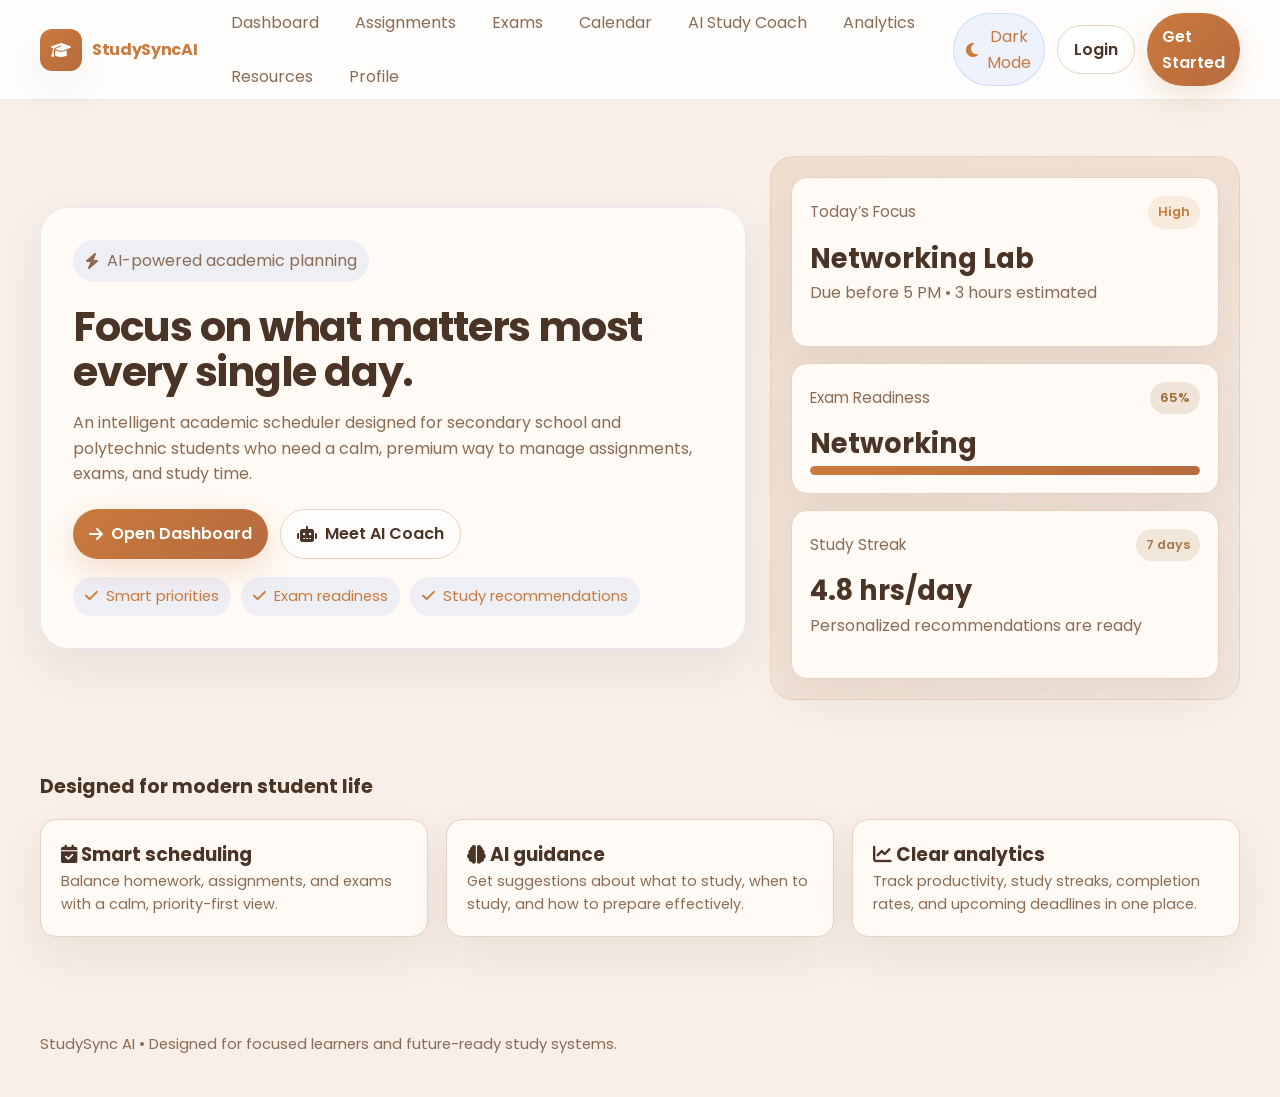
<file: index.html>
<!DOCTYPE html>
<html lang="en">
  <head>
    <meta charset="UTF-8" />
    <meta name="viewport" content="width=device-width, initial-scale=1.0" />
    <title>StudySyncAI | Academic Productivity</title>
    <meta name="description" content="StudySyncAI is a premium academic productivity experience for students." />
    <link rel="preconnect" href="https://fonts.googleapis.com" />
    <link rel="preconnect" href="https://fonts.gstatic.com" crossorigin />
    <link href="https://fonts.googleapis.com/css2?family=Poppins:wght@400;500;600;700;800&display=swap" rel="stylesheet" />
    <link rel="stylesheet" href="https://cdnjs.cloudflare.com/ajax/libs/font-awesome/6.5.2/css/all.min.css" />
    <link rel="stylesheet" href="css/style.css" />
  </head>
  <body>
    <header class="topbar">
      <div class="container navbar">
        <a class="brand" href="index.html">
          <span class="brand-badge"><i class="fa-solid fa-graduation-cap"></i></span>
          <span>StudySyncAI</span>
        </a>
        <nav class="nav-links">
          <a href="dashboard.html">Dashboard</a>
          <a href="assignments.html">Assignments</a>
          <a href="exams.html">Exams</a>
          <a href="calendar.html">Calendar</a>
          <a href="assistant.html">AI Study Coach</a>
          <a href="analytics.html">Analytics</a>
          <a href="resources.html">Resources</a>
          <a href="profile.html">Profile</a>
        </nav>
        <div class="nav-actions">
          <button class="theme-toggle ripple" id="themeToggle" type="button"><i class="fa-solid fa-moon"></i> Dark Mode</button>
          <a class="btn btn-outline" href="dashboard.html">Login</a>
          <a class="btn btn-primary ripple" href="dashboard.html">Get Started</a>
        </div>
      </div>
    </header>

    <main>
      <section class="hero container">
        <div class="hero-grid">
          <div class="hero-card fade-in">
            <p class="badge"><i class="fa-solid fa-bolt"></i> AI-powered academic planning</p>
            <h1>Focus on what matters most every single day.</h1>
            <p>An intelligent academic scheduler designed for secondary school and polytechnic students who need a calm, premium way to manage assignments, exams, and study time.</p>
            <div class="hero-actions">
              <a class="btn btn-primary ripple" href="dashboard.html"><i class="fa-solid fa-arrow-right"></i> Open Dashboard</a>
              <a class="btn btn-outline ripple" href="assistant.html"><i class="fa-solid fa-robot"></i> Meet AI Coach</a>
            </div>
            <div class="hero-badges">
              <span class="badge"><i class="fa-solid fa-check"></i> Smart priorities</span>
              <span class="badge"><i class="fa-solid fa-check"></i> Exam readiness</span>
              <span class="badge"><i class="fa-solid fa-check"></i> Study recommendations</span>
            </div>
          </div>
          <div class="hero-visual fade-in">
            <div class="visual-panel">
              <div class="metric-card card-lift">
                <div class="metric-top"><span>Today’s Focus</span><span class="tag tag-blue">High</span></div>
                <div class="metric-value">Networking Lab</div>
                <p class="task-meta">Due before 5 PM • 3 hours estimated</p>
              </div>
              <div class="metric-card card-lift">
                <div class="metric-top"><span>Exam Readiness</span><span class="tag tag-green">65%</span></div>
                <div class="metric-value">Networking</div>
                <div class="progress-track"><div class="progress-fill" data-progress="65"></div></div>
              </div>
              <div class="metric-card card-lift">
                <div class="metric-top"><span>Study Streak</span><span class="tag tag-orange">7 days</span></div>
                <div class="metric-value">4.8 hrs/day</div>
                <p class="task-meta">Personalized recommendations are ready</p>
              </div>
            </div>
          </div>
        </div>
      </section>

      <section class="container page-shell">
        <div class="section-heading">
          <h2>Designed for modern student life</h2>
        </div>
        <div class="grid-3">
          <article class="card panel card-lift">
            <h3><i class="fa-solid fa-calendar-check"></i> Smart scheduling</h3>
            <p class="task-meta">Balance homework, assignments, and exams with a calm, priority-first view.</p>
          </article>
          <article class="card panel card-lift">
            <h3><i class="fa-solid fa-brain"></i> AI guidance</h3>
            <p class="task-meta">Get suggestions about what to study, when to study, and how to prepare effectively.</p>
          </article>
          <article class="card panel card-lift">
            <h3><i class="fa-solid fa-chart-line"></i> Clear analytics</h3>
            <p class="task-meta">Track productivity, study streaks, completion rates, and upcoming deadlines in one place.</p>
          </article>
        </div>
      </section>
    </main>

    <footer class="footer container">
      <p>StudySync AI • Designed for focused learners and future-ready study systems.</p>
    </footer>

    <script src="js/main.js"></script>
  </body>
</html>
</file>
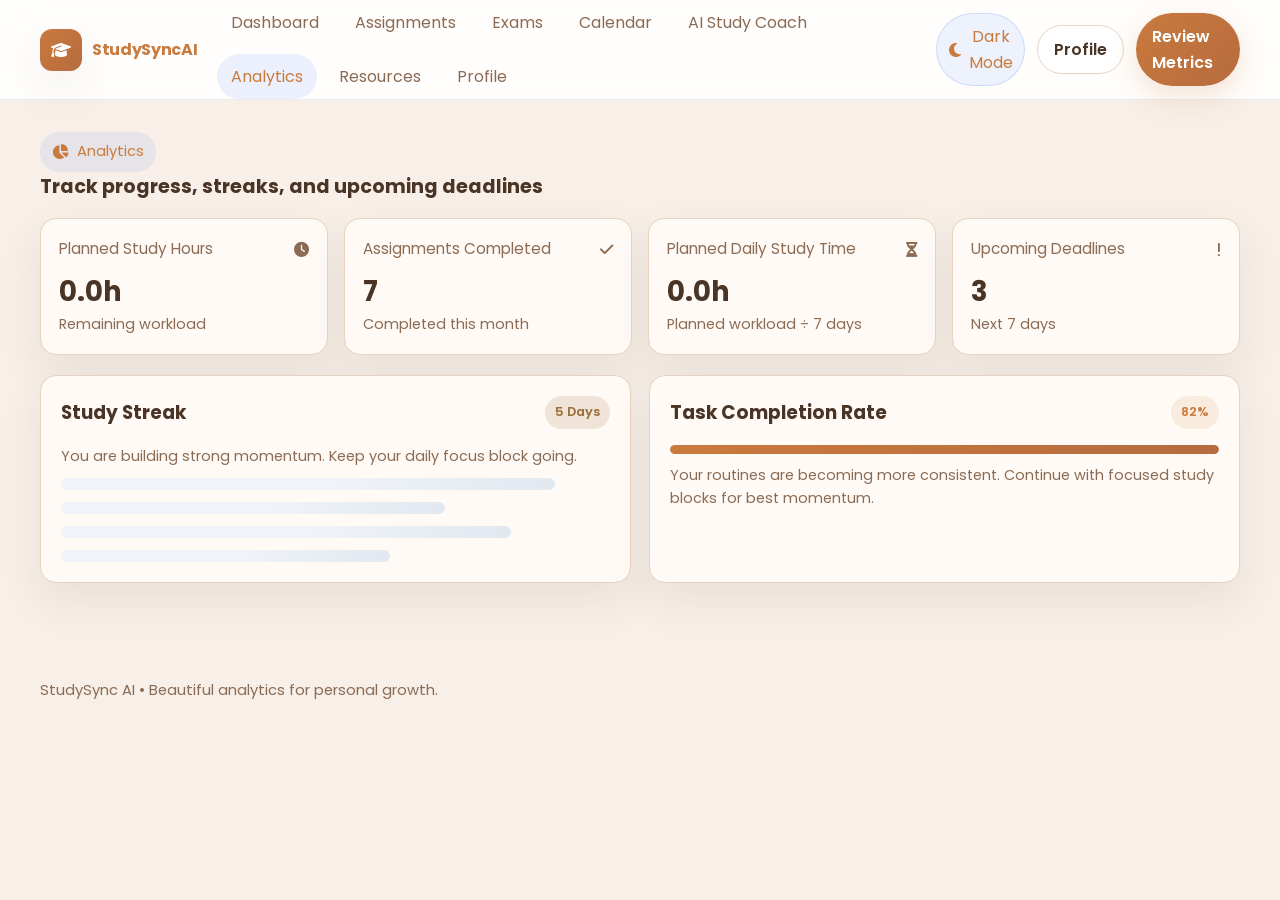
<file: analytics.html>
<!DOCTYPE html>
<html lang="en">
  <head>
    <meta charset="UTF-8" />
    <meta name="viewport" content="width=device-width, initial-scale=1.0" />
    <title>StudySyncAI | Analytics</title>
    <link rel="preconnect" href="https://fonts.googleapis.com" />
    <link rel="preconnect" href="https://fonts.gstatic.com" crossorigin />
    <link href="https://fonts.googleapis.com/css2?family=Poppins:wght@400;500;600;700;800&display=swap" rel="stylesheet" />
    <link rel="stylesheet" href="https://cdnjs.cloudflare.com/ajax/libs/font-awesome/6.5.2/css/all.min.css" />
    <link rel="stylesheet" href="css/style.css" />
  </head>
  <body>
    <header class="topbar">
      <div class="container navbar">
        <a class="brand" href="index.html">
          <span class="brand-badge"><i class="fa-solid fa-graduation-cap"></i></span>
          <span>StudySyncAI</span>
        </a>
        <nav class="nav-links">
          <a href="dashboard.html">Dashboard</a>
          <a href="assignments.html">Assignments</a>
          <a href="exams.html">Exams</a>
          <a href="calendar.html">Calendar</a>
          <a href="assistant.html">AI Study Coach</a>
          <a class="active" href="analytics.html">Analytics</a>
          <a href="resources.html">Resources</a>
          <a href="profile.html">Profile</a>
        </nav>
        <div class="nav-actions">
          <button class="theme-toggle ripple" id="themeToggle" type="button"><i class="fa-solid fa-moon"></i> Dark Mode</button>
          <a class="btn btn-outline" href="profile.html">Profile</a>
          <a class="btn btn-primary ripple" href="analytics.html">Review Metrics</a>
        </div>
      </div>
    </header>

    <main class="container page-shell">
      <section class="section-heading">
        <div>
          <p class="badge"><i class="fa-solid fa-chart-pie"></i> Analytics</p>
          <h2>Track progress, streaks, and upcoming deadlines</h2>
        </div>
      </section>

      <section class="stats-row">
        <article class="stat-card card-lift">
          <div class="metric-top"><span>Planned Study Hours</span><i class="fa-solid fa-clock"></i></div>
          <div id="studyHoursValue" class="metric-value">0.0h</div>
          <p class="task-meta">Remaining workload</p>
        </article>
        <article class="stat-card card-lift">
          <div class="metric-top"><span>Assignments Completed</span><i class="fa-solid fa-check"></i></div>
          <div id="assignmentsCompletedValue" class="metric-value">7</div>
          <p class="task-meta">Completed this month</p>
        </article>
        <article class="stat-card card-lift">
          <div class="metric-top"><span>Planned Daily Study Time</span><i class="fa-solid fa-hourglass-half"></i></div>
          <div id="averageDailyValue" class="metric-value">0.0h</div>
          <p class="task-meta">Planned workload ÷ 7 days</p>
        </article>
        <article class="stat-card card-lift">
          <div class="metric-top"><span>Upcoming Deadlines</span><i class="fa-solid fa-exclamation"></i></div>
          <div id="upcomingDeadlinesValue" class="metric-value">3</div>
          <p class="task-meta">Next 7 days</p>
        </article>
      </section>

      <section class="grid-2">
        <article class="card panel card-lift">
          <div class="panel-title">
            <h3>Study Streak</h3>
            <span id="streakValue" class="tag tag-green">5 Days</span>
          </div>
          <p id="streakMessage" class="task-meta" style="margin-top:6px;">You are building strong momentum. Keep your daily focus block going.</p>
          <div class="skeleton" style="margin-top:10px;">
            <div style="width:90%"></div>
            <div style="width:70%"></div>
            <div style="width:82%"></div>
            <div style="width:60%"></div>
          </div>
        </article>
        <article class="card panel card-lift">
          <div class="panel-title">
            <h3>Task Completion Rate</h3>
            <span id="completionRateValue" class="tag tag-blue">82%</span>
          </div>
          <div class="progress-track" style="margin:10px 0;"><div id="completionBar" class="progress-fill" data-progress="82"></div></div>
          <p id="completionText" class="task-meta">Your routines are becoming more consistent. Continue with focused study blocks for best momentum.</p>
        </article>
      </section>
    </main>

    <footer class="footer container">
      <p>StudySync AI • Beautiful analytics for personal growth.</p>
    </footer>

    <script src="js/main.js"></script>
  </body>
</html>
</file>
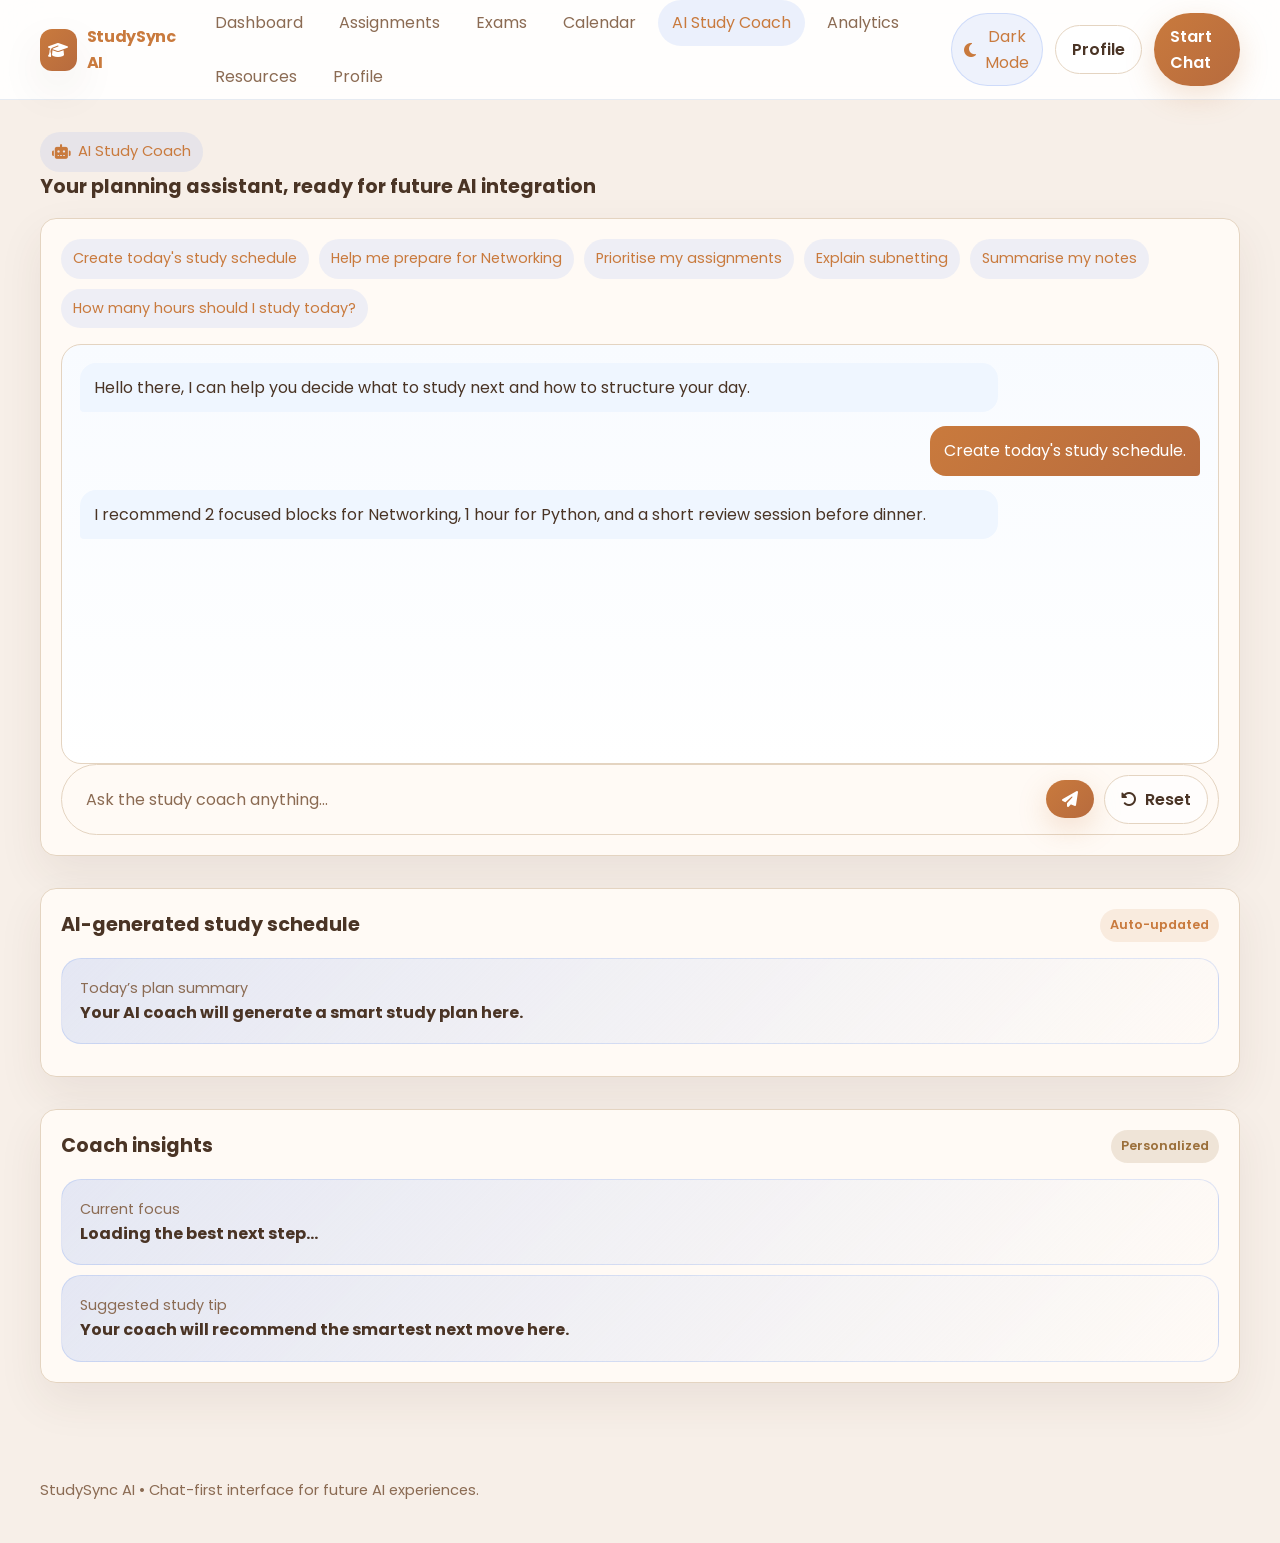
<file: assistant.html>
<!DOCTYPE html>
<html lang="en">
  <head>
    <meta charset="UTF-8" />
    <meta name="viewport" content="width=device-width, initial-scale=1.0" />
    <title>StudySyncAI | AI Study Coach</title>
    <link rel="preconnect" href="https://fonts.googleapis.com" />
    <link rel="preconnect" href="https://fonts.gstatic.com" crossorigin />
    <link href="https://fonts.googleapis.com/css2?family=Poppins:wght@400;500;600;700;800&display=swap" rel="stylesheet" />
    <link rel="stylesheet" href="https://cdnjs.cloudflare.com/ajax/libs/font-awesome/6.5.2/css/all.min.css" />
    <link rel="stylesheet" href="css/style.css" />
  </head>
  <body>
    <header class="topbar">
      <div class="container navbar">
        <a class="brand" href="index.html">
          <span class="brand-badge"><i class="fa-solid fa-graduation-cap"></i></span>
          <span>StudySync AI</span>
        </a>
        <nav class="nav-links">
          <a href="dashboard.html">Dashboard</a>
          <a href="assignments.html">Assignments</a>
          <a href="exams.html">Exams</a>
          <a href="calendar.html">Calendar</a>
          <a class="active" href="assistant.html">AI Study Coach</a>
          <a href="analytics.html">Analytics</a>
          <a href="resources.html">Resources</a>
          <a href="profile.html">Profile</a>
        </nav>
        <div class="nav-actions">
          <button class="theme-toggle ripple" id="themeToggle" type="button"><i class="fa-solid fa-moon"></i> Dark Mode</button>
          <a class="btn btn-outline" href="profile.html">Profile</a>
          <a class="btn btn-primary ripple" href="assistant.html">Start Chat</a>
        </div>
      </div>
    </header>

    <main class="container page-shell">
      <section class="section-heading">
        <div>
          <p class="badge"><i class="fa-solid fa-robot"></i> AI Study Coach</p>
          <h2>Your planning assistant, ready for future AI integration</h2>
        </div>
      </section>

      <section class="chat-shell fade-in">
        <div class="card chat-card panel">
          <div class="prompt-row">
            <button class="prompt-chip ripple" data-prompt="Create today's study schedule">Create today's study schedule</button>
            <button class="prompt-chip ripple" data-prompt="Help me prepare for Networking">Help me prepare for Networking</button>
            <button class="prompt-chip ripple" data-prompt="Prioritise my assignments">Prioritise my assignments</button>
            <button class="prompt-chip ripple" data-prompt="Explain subnetting">Explain subnetting</button>
            <button class="prompt-chip ripple" data-prompt="Summarise my notes">Summarise my notes</button>
            <button class="prompt-chip ripple" data-prompt="How many hours should I study today?">How many hours should I study today?</button>
          </div>
          <div class="chat-window" style="margin-top:16px;">
            <div class="chat-bubble">Hello there, I can help you decide what to study next and how to structure your day.</div>
            <div class="chat-bubble user">Create today's study schedule.</div>
            <div class="chat-bubble">I recommend 2 focused blocks for Networking, 1 hour for Python, and a short review session before dinner.</div>
          </div>
          <div class="chat-input">
            <input id="chatInput" type="text" placeholder="Ask the study coach anything..." />
            <button id="sendPrompt" class="btn btn-primary ripple"><i class="fa-solid fa-paper-plane"></i></button>
            <button id="resetCoach" class="btn btn-outline ripple" type="button"><i class="fa-solid fa-rotate-left"></i> Reset</button>
          </div>
        </div>

        <div class="card panel fade-in" style="margin-top: 16px;">
          <div class="section-heading">
            <h3>AI-generated study schedule</h3>
            <span class="tag tag-blue">Auto-updated</span>
          </div>
          <div class="summary-card" style="margin-bottom: 12px;">
            <div class="small-text">Today’s plan summary</div>
            <strong id="planSummary">Your AI coach will generate a smart study plan here.</strong>
          </div>
          <div id="assistantScheduleList" class="timeline-list" data-schedule-list></div>
        </div>

        <div class="card panel fade-in" style="margin-top: 16px;">
          <div class="section-heading">
            <h3>Coach insights</h3>
            <span class="tag tag-green">Personalized</span>
          </div>
          <div class="summary-card" style="margin-bottom: 10px;">
            <div class="small-text">Current focus</div>
            <strong id="coachFocus">Loading the best next step...</strong>
          </div>
          <div class="summary-card">
            <div class="small-text">Suggested study tip</div>
            <strong id="coachTip">Your coach will recommend the smartest next move here.</strong>
          </div>
        </div>
      </section>
    </main>

    <footer class="footer container">
      <p>StudySync AI • Chat-first interface for future AI experiences.</p>
    </footer>

<script src="js/main.js"></script>
<script src="https://cdn.botpress.cloud/webchat/v3.6/inject.js"></script>
<script
  src="https://files.bpcontent.cloud/2026/07/11/05/20260711050851-9QJT6755.js"
  defer>
</script>

</body>
</html>
</file>
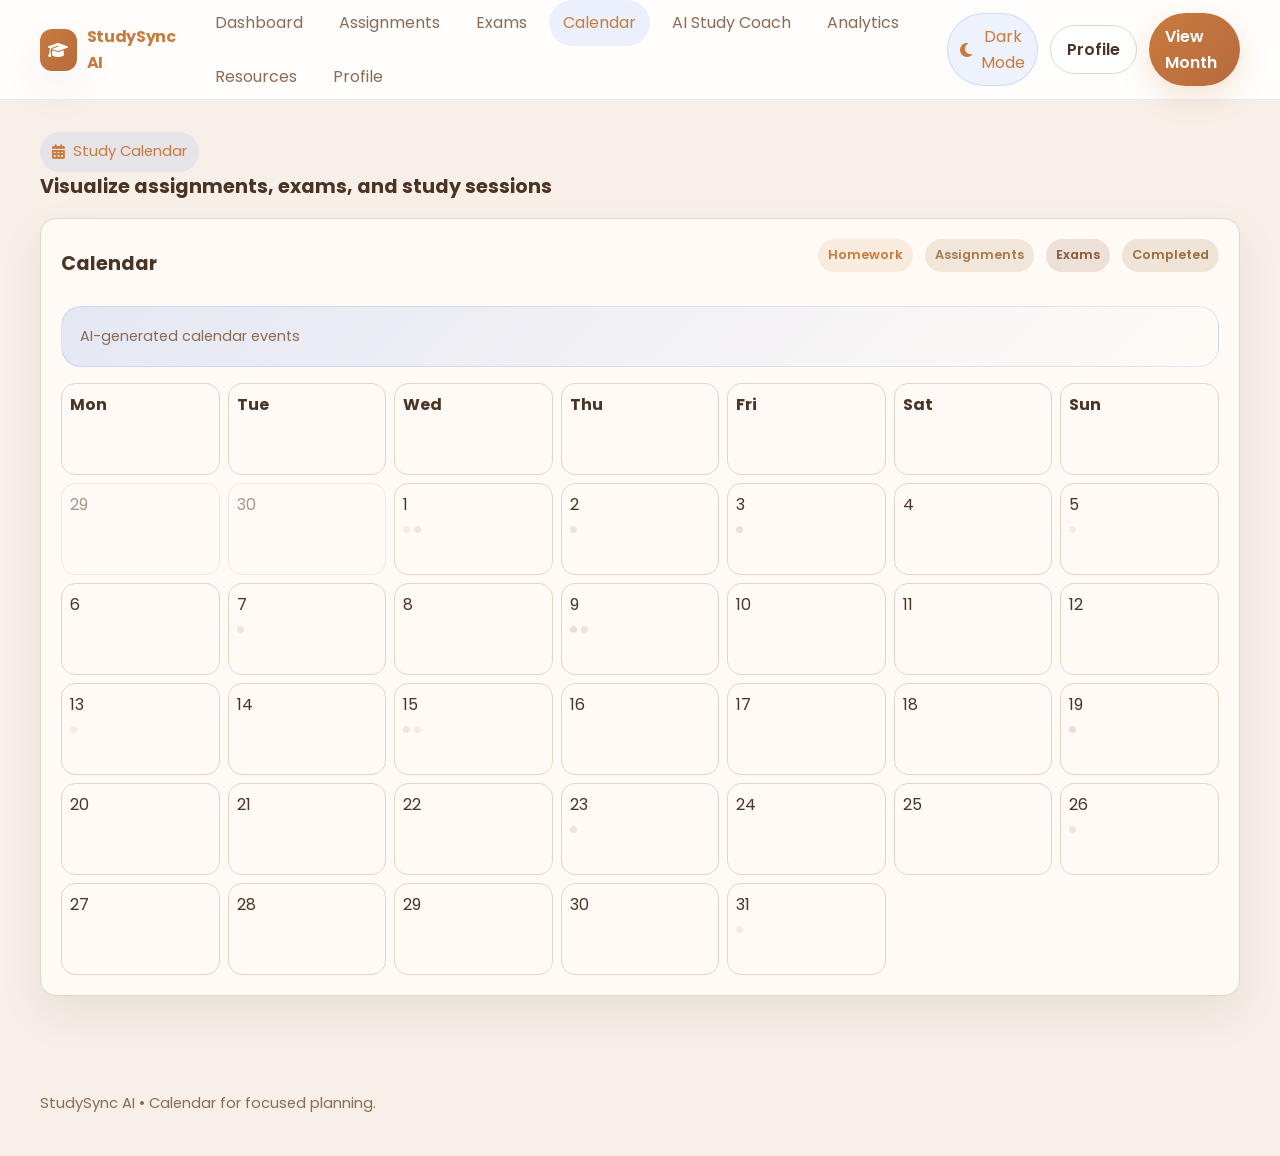
<file: calendar.html>
<!DOCTYPE html>
<html lang="en">
  <head>
    <meta charset="UTF-8" />
    <meta name="viewport" content="width=device-width, initial-scale=1.0" />
    <title>StudySyncAI | Calendar</title>
    <link rel="preconnect" href="https://fonts.googleapis.com" />
    <link rel="preconnect" href="https://fonts.gstatic.com" crossorigin />
    <link href="https://fonts.googleapis.com/css2?family=Poppins:wght@400;500;600;700;800&display=swap" rel="stylesheet" />
    <link rel="stylesheet" href="https://cdnjs.cloudflare.com/ajax/libs/font-awesome/6.5.2/css/all.min.css" />
    <link rel="stylesheet" href="css/style.css" />
  </head>
  <body>
    <header class="topbar">
      <div class="container navbar">
        <a class="brand" href="index.html">
          <span class="brand-badge"><i class="fa-solid fa-graduation-cap"></i></span>
          <span>StudySync AI</span>
        </a>
        <nav class="nav-links">
          <a href="dashboard.html">Dashboard</a>
          <a href="assignments.html">Assignments</a>
          <a href="exams.html">Exams</a>
          <a class="active" href="calendar.html">Calendar</a>
          <a href="assistant.html">AI Study Coach</a>
          <a href="analytics.html">Analytics</a>
          <a href="resources.html">Resources</a>
          <a href="profile.html">Profile</a>
        </nav>
        <div class="nav-actions">
          <button class="theme-toggle ripple" id="themeToggle" type="button"><i class="fa-solid fa-moon"></i> Dark Mode</button>
          <a class="btn btn-outline" href="profile.html">Profile</a>
          <a class="btn btn-primary ripple" href="calendar.html">View Month</a>
        </div>
      </div>
    </header>

    <main class="container page-shell">
      <section class="section-heading">
        <div>
          <p class="badge"><i class="fa-solid fa-calendar-days"></i> Study Calendar</p>
          <h2>Visualize assignments, exams, and study sessions</h2>
        </div>
      </section>

      <section class="card panel fade-in">
        <div class="section-heading">
          <h3 id="calendarMonthLabel">Calendar</h3>
          <div class="hero-actions">
            <span class="tag tag-blue">Homework</span>
            <span class="tag tag-orange">Assignments</span>
            <span class="tag tag-red">Exams</span>
            <span class="tag tag-green">Completed</span>
          </div>
        </div>
        <div class="summary-card" style="margin-bottom: 16px;">
          <div class="small-text">AI-generated calendar events</div>
          <div id="calendarEvents"></div>
        </div>
        <div id="calendarGrid" class="calendar-grid">
          <div class="day-cell"><strong>Mon</strong></div>
          <div class="day-cell"><strong>Tue</strong></div>
          <div class="day-cell"><strong>Wed</strong></div>
          <div class="day-cell"><strong>Thu</strong></div>
          <div class="day-cell"><strong>Fri</strong></div>
          <div class="day-cell"><strong>Sat</strong></div>
          <div class="day-cell"><strong>Sun</strong></div>
          <div class="day-cell muted"><span>29</span></div>
          <div class="day-cell muted"><span>30</span></div>
          <div class="day-cell"><span>1</span><div class="dot-group"><span class="dot tag-blue"></span><span class="dot tag-orange"></span></div></div>
          <div class="day-cell"><span>2</span><div class="dot-group"><span class="dot tag-green"></span></div></div>
          <div class="day-cell"><span>3</span><div class="dot-group"><span class="dot tag-red"></span></div></div>
          <div class="day-cell"><span>4</span></div>
          <div class="day-cell"><span>5</span><div class="dot-group"><span class="dot tag-blue"></span></div></div>
          <div class="day-cell"><span>6</span></div>
          <div class="day-cell"><span>7</span><div class="dot-group"><span class="dot tag-orange"></span></div></div>
          <div class="day-cell"><span>8</span></div>
          <div class="day-cell"><span>9</span><div class="dot-group"><span class="dot tag-red"></span><span class="dot tag-green"></span></div></div>
          <div class="day-cell"><span>10</span></div>
          <div class="day-cell"><span>11</span></div>
          <div class="day-cell"><span>12</span></div>
          <div class="day-cell"><span>13</span><div class="dot-group"><span class="dot tag-blue"></span></div></div>
          <div class="day-cell"><span>14</span></div>
          <div class="day-cell"><span>15</span><div class="dot-group"><span class="dot tag-orange"></span><span class="dot tag-blue"></span></div></div>
          <div class="day-cell"><span>16</span></div>
          <div class="day-cell"><span>17</span></div>
          <div class="day-cell"><span>18</span></div>
          <div class="day-cell"><span>19</span><div class="dot-group"><span class="dot tag-red"></span></div></div>
          <div class="day-cell"><span>20</span></div>
          <div class="day-cell"><span>21</span></div>
          <div class="day-cell"><span>22</span></div>
          <div class="day-cell"><span>23</span><div class="dot-group"><span class="dot tag-green"></span></div></div>
          <div class="day-cell"><span>24</span></div>
          <div class="day-cell"><span>25</span></div>
          <div class="day-cell"><span>26</span><div class="dot-group"><span class="dot tag-orange"></span></div></div>
          <div class="day-cell"><span>27</span></div>
          <div class="day-cell"><span>28</span></div>
          <div class="day-cell"><span>29</span></div>
          <div class="day-cell"><span>30</span></div>
          <div class="day-cell"><span>31</span><div class="dot-group"><span class="dot tag-blue"></span></div></div>
        </div>
      </section>
    </main>

    <footer class="footer container">
      <p>StudySync AI • Calendar for focused planning.</p>
    </footer>

    <script src="js/main.js"></script>
  </body>
</html>
</file>
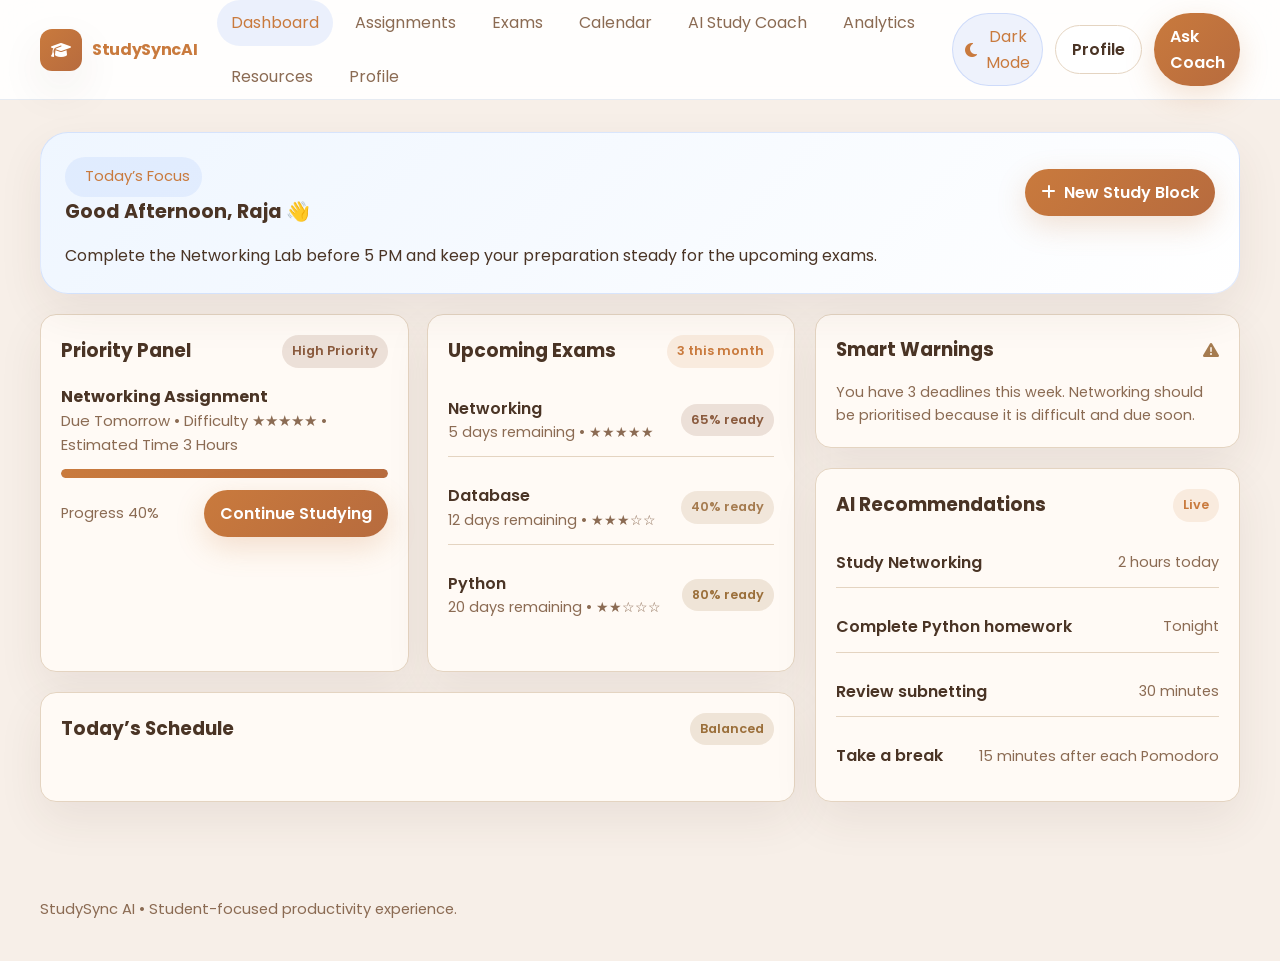
<file: dashboard.html>
<!DOCTYPE html>
<html lang="en">
  <head>
    <meta charset="UTF-8" />
    <meta name="viewport" content="width=device-width, initial-scale=1.0" />
    <title>StudySyncAI | Dashboard</title>
    <link rel="preconnect" href="https://fonts.googleapis.com" />
    <link rel="preconnect" href="https://fonts.gstatic.com" crossorigin />
    <link href="https://fonts.googleapis.com/css2?family=Poppins:wght@400;500;600;700;800&display=swap" rel="stylesheet" />
    <link rel="stylesheet" href="https://cdnjs.cloudflare.com/ajax/libs/font-awesome/6.5.2/css/all.min.css" />
    <link rel="stylesheet" href="css/style.css" />
  </head>
  <body>
    <header class="topbar">
      <div class="container navbar">
        <a class="brand" href="index.html">
          <span class="brand-badge"><i class="fa-solid fa-graduation-cap"></i></span>
          <span>StudySyncAI</span>
        </a>
        <nav class="nav-links">
          <a class="active" href="dashboard.html">Dashboard</a>
          <a href="assignments.html">Assignments</a>
          <a href="exams.html">Exams</a>
          <a href="calendar.html">Calendar</a>
          <a href="assistant.html">AI Study Coach</a>
          <a href="analytics.html">Analytics</a>
          <a href="resources.html">Resources</a>
          <a href="profile.html">Profile</a>
        </nav>
        <div class="nav-actions">
          <button class="theme-toggle ripple" id="themeToggle" type="button"><i class="fa-solid fa-moon"></i> Dark Mode</button>
          <a class="btn btn-outline" href="profile.html">Profile</a>
          <a class="btn btn-primary ripple" href="assistant.html">Ask Coach</a>
        </div>
      </div>
    </header>

    <main class="container page-shell">
      <section class="hero-card focus-card fade-in">
        <div class="section-heading">
          <div>
            <p class="badge"><i class="fa-solid fa-sparkles"></i> Today’s Focus</p>
            <h2 data-greeting>Good Afternoon, Raja 👋</h2>
          </div>
          <button class="btn btn-primary ripple"><i class="fa-solid fa-plus"></i> New Study Block</button>
        </div>
        <p>Complete the Networking Lab before 5 PM and keep your preparation steady for the upcoming exams.</p>
      </section>

      <section class="dashboard-grid" style="margin-top:20px;">
        <div class="main-grid">
          <div class="grid-2">
            <article id="dashboardPriorityPanel" class="card panel card-lift">
              <div class="panel-title">
                <h3>Priority Panel</h3>
                <span class="tag tag-red">High Priority</span>
              </div>
              <h4>Networking Assignment</h4>
              <p class="assignment-meta">Due Tomorrow • Difficulty ★★★★★ • Estimated Time 3 Hours</p>
              <div class="progress-track" style="margin:12px 0;"><div class="progress-fill" data-progress="40"></div></div>
              <div class="section-heading">
                <span class="task-meta">Progress 40%</span>
                <button class="btn btn-primary ripple">Continue Studying</button>
              </div>
            </article>
            <article id="dashboardUpcomingExams" class="card panel card-lift">
              <div class="panel-title">
                <h3>Upcoming Exams</h3>
                <span class="tag tag-blue">3 this month</span>
              </div>
              <div class="list-stack">
                <div class="task-item">
                  <div>
                    <div class="task-title">Networking</div>
                    <div class="task-meta">5 days remaining • ★★★★★</div>
                  </div>
                  <span class="tag tag-red">65% ready</span>
                </div>
                <div class="task-item">
                  <div>
                    <div class="task-title">Database</div>
                    <div class="task-meta">12 days remaining • ★★★☆☆</div>
                  </div>
                  <span class="tag tag-orange">40% ready</span>
                </div>
                <div class="task-item">
                  <div>
                    <div class="task-title">Python</div>
                    <div class="task-meta">20 days remaining • ★★☆☆☆</div>
                  </div>
                  <span class="tag tag-green">80% ready</span>
                </div>
              </div>
            </article>
          </div>

          <article class="card panel card-lift">
            <div class="panel-title">
              <h3>Today’s Schedule</h3>
              <span class="tag tag-green">Balanced</span>
            </div>
            <div id="dashboardScheduleList" class="timeline-list" data-schedule-list></div>
          </article>
        </div>

        <aside class="sidebar-stack">
          <article class="card panel card-lift">
            <div class="panel-title">
              <h3>Smart Warnings</h3>
              <i class="fa-solid fa-triangle-exclamation" style="color:var(--warning);"></i>
            </div>
            <p class="task-meta">You have 3 deadlines this week. Networking should be prioritised because it is difficult and due soon.</p>
          </article>
          <article class="card panel card-lift">
            <div class="panel-title">
              <h3>AI Recommendations</h3>
              <span class="tag tag-blue">Live</span>
            </div>
            <div class="list-stack">
              <div class="task-item"><div class="task-title">Study Networking</div><div class="task-meta">2 hours today</div></div>
              <div class="task-item"><div class="task-title">Complete Python homework</div><div class="task-meta">Tonight</div></div>
              <div class="task-item"><div class="task-title">Review subnetting</div><div class="task-meta">30 minutes</div></div>
              <div class="task-item"><div class="task-title">Take a break</div><div class="task-meta">15 minutes after each Pomodoro</div></div>
            </div>
          </article>
        </aside>
      </section>
    </main>

    <footer class="footer container">
      <p>StudySync AI • Student-focused productivity experience.</p>
    </footer>

    <script src="js/main.js"></script>
  </body>
</html>
</file>
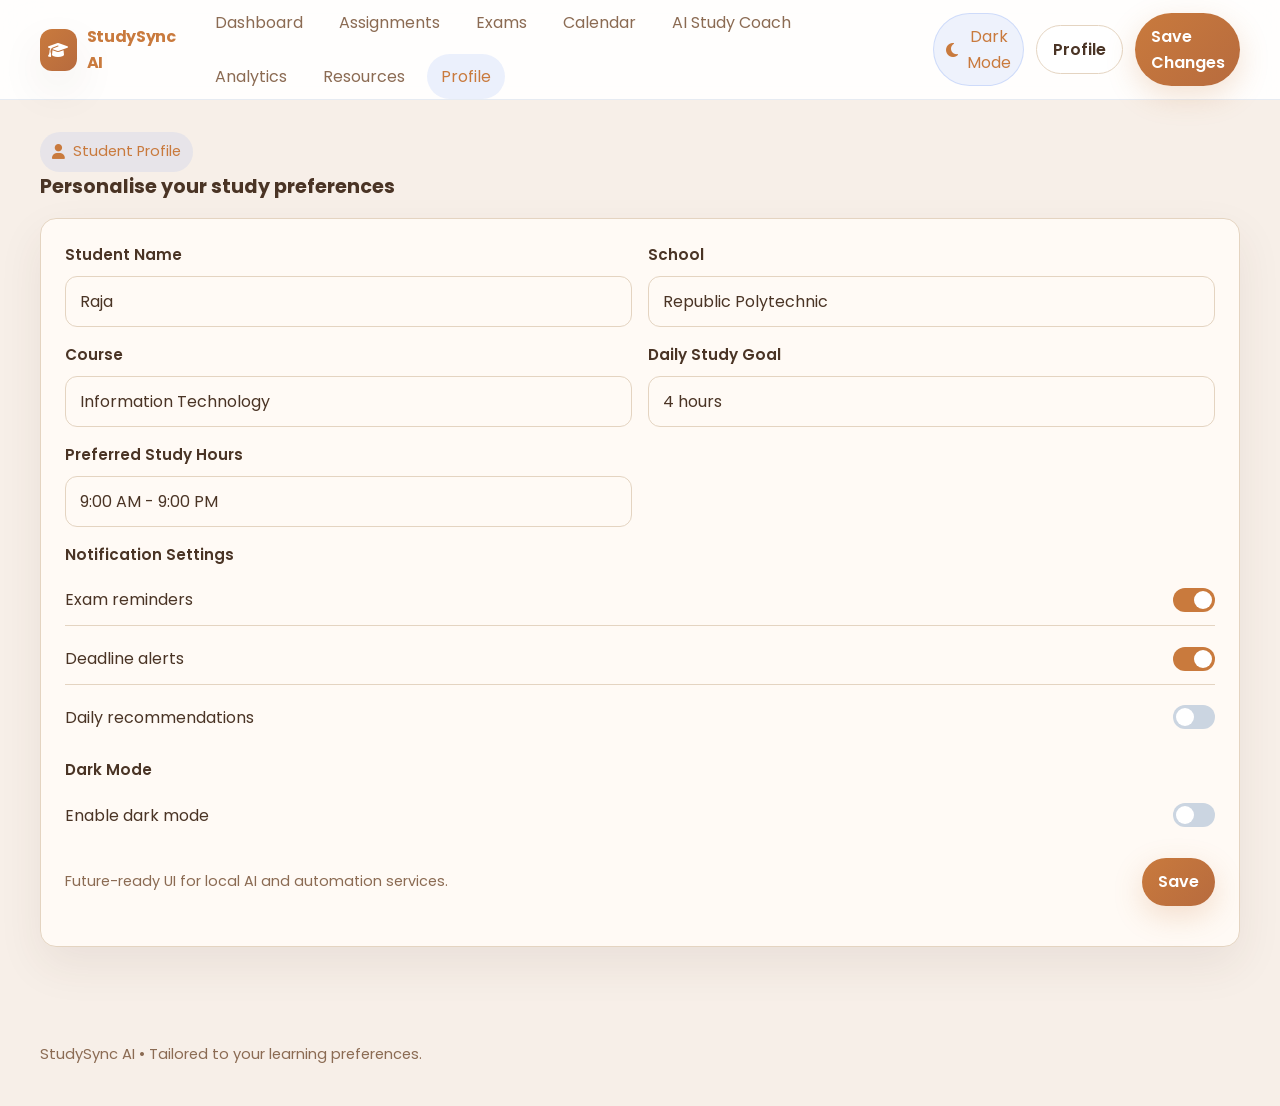
<file: profile.html>
<!DOCTYPE html>
<html lang="en">
  <head>
    <meta charset="UTF-8" />
    <meta name="viewport" content="width=device-width, initial-scale=1.0" />
    <title>StudySyncAI | Profile</title>
    <link rel="preconnect" href="https://fonts.googleapis.com" />
    <link rel="preconnect" href="https://fonts.gstatic.com" crossorigin />
    <link href="https://fonts.googleapis.com/css2?family=Poppins:wght@400;500;600;700;800&display=swap" rel="stylesheet" />
    <link rel="stylesheet" href="https://cdnjs.cloudflare.com/ajax/libs/font-awesome/6.5.2/css/all.min.css" />
    <link rel="stylesheet" href="css/style.css" />
  </head>
  <body>
    <header class="topbar">
      <div class="container navbar">
        <a class="brand" href="index.html">
          <span class="brand-badge"><i class="fa-solid fa-graduation-cap"></i></span>
          <span>StudySync AI</span>
        </a>
        <nav class="nav-links">
          <a href="dashboard.html">Dashboard</a>
          <a href="assignments.html">Assignments</a>
          <a href="exams.html">Exams</a>
          <a href="calendar.html">Calendar</a>
          <a href="assistant.html">AI Study Coach</a>
          <a href="analytics.html">Analytics</a>
          <a href="resources.html">Resources</a>
          <a class="active" href="profile.html">Profile</a>
        </nav>
        <div class="nav-actions">
          <button class="theme-toggle ripple" id="themeToggle" type="button"><i class="fa-solid fa-moon"></i> Dark Mode</button>
          <a class="btn btn-outline" href="profile.html">Profile</a>
          <a class="btn btn-primary ripple" href="profile.html">Save Changes</a>
        </div>
      </div>
    </header>

    <main class="container page-shell">
      <section class="section-heading">
        <div>
          <p class="badge"><i class="fa-solid fa-user"></i> Student Profile</p>
          <h2>Personalise your study preferences</h2>
        </div>
      </section>

      <section class="profile-card fade-in">
        <div class="form-grid">
          <div class="form-field">
            <label>Student Name</label>
            <input id="profileName" name="studentName" type="text" value="Raja" />
          </div>
          <div class="form-field">
            <label>School</label>
            <input id="profileSchool" name="school" type="text" value="Republic Polytechnic" />
          </div>
          <div class="form-field">
            <label>Course</label>
            <input id="profileCourse" name="course" type="text" value="Information Technology" />
          </div>
          <div class="form-field">
            <label>Daily Study Goal</label>
            <input id="profileGoal" name="dailyGoal" type="text" value="4 hours" />
          </div>
          <div class="form-field">
            <label>Preferred Study Hours</label>
            <input id="profileHours" name="preferredStudyHours" type="text" value="9:00 AM - 9:00 PM" />
          </div>
          <div class="form-field full">
            <label>Notification Settings</label>
            <div class="switch-row"><span>Exam reminders</span><button class="toggle active"></button></div>
            <div class="switch-row"><span>Deadline alerts</span><button class="toggle active"></button></div>
            <div class="switch-row"><span>Daily recommendations</span><button class="toggle"></button></div>
          </div>
          <div class="form-field full">
            <label>Dark Mode</label>
            <div class="switch-row"><span>Enable dark mode</span><button class="toggle"></button></div>
          </div>
        </div>
        <div class="section-heading" style="margin-top:18px;">
          <span class="task-meta">Future-ready UI for local AI and automation services.</span>
          <button id="saveProfileBtn" class="btn btn-primary ripple" type="button">Save</button>
        </div>
      </section>
    </main>

    <footer class="footer container">
      <p>StudySync AI • Tailored to your learning preferences.</p>
    </footer>

    <script src="js/main.js"></script>
  </body>
</html>
</file>
<file: css/style.css>
:root {
  --primary: #c97a3d;
  --secondary: #b76b3e;
  --bg: #f7efe8;
  --card: #fffaf5;
  --text: #4a3425;
  --muted: #8b6b53;
  --success: #9b6f3a;
  --warning: #a57b4f;
  --danger: #8a5a3d;
  --border: #e4d4c1;
  --radius: 16px;
  --shadow: 0 18px 45px rgba(74, 52, 37, 0.08);
}

body.dark-theme {
  --bg: #2d221a;
  --card: #3d2c20;
  --text: #fdf4ea;
  --muted: #e7d8c6;
  --border: #6d4d39;
  --shadow: 0 20px 50px rgba(24, 15, 10, 0.45);
  background: linear-gradient(135deg, #1e1510 0%, #2d221a 100%);
}

body.dark-theme .badge,
body.dark-theme .prompt-chip,
body.dark-theme .time-pill {
  color: #ffd6a8;
}

body.dark-theme .tag-blue,
body.dark-theme .tag-orange,
body.dark-theme .tag-red,
body.dark-theme .tag-green {
  color: #fff0df;
}

body.dark-theme .skeleton div {
  background: linear-gradient(90deg, #4b3527 25%, #634633 50%, #4b3527 75%);
}

* {
  box-sizing: border-box;
  margin: 0;
  padding: 0;
}

html {
  scroll-behavior: smooth;
}

body {
  font-family: 'Poppins', sans-serif;
  background: linear-gradient(135deg, #f7efe8 0%, var(--bg) 100%);
  color: var(--text);
  line-height: 1.6;
  transition: background 0.25s ease, color 0.25s ease;
}

a {
  text-decoration: none;
  color: inherit;
}

img {
  max-width: 100%;
  display: block;
}

button,
input,
select,
textarea {
  font: inherit;
}

button {
  cursor: pointer;
  border: none;
  transition: transform 0.2s ease, box-shadow 0.2s ease, background 0.2s ease;
}

button:hover {
  transform: translateY(-1px);
}

button:active {
  transform: translateY(0);
}

.container {
  width: min(1200px, calc(100% - 32px));
  margin: 0 auto;
}

.page-shell {
  padding: 32px 0 72px;
}

.topbar {
  position: sticky;
  top: 0;
  z-index: 1000;
  background: rgba(255, 255, 255, 0.9);
  backdrop-filter: blur(18px);
  border-bottom: 1px solid rgba(226, 232, 240, 0.85);
}

body.dark-theme .topbar {
  background: rgba(15, 23, 42, 0.9);
  border-bottom-color: rgba(51, 65, 85, 0.95);
}

.navbar {
  display: flex;
  align-items: center;
  justify-content: space-between;
  min-height: 74px;
  gap: 20px;
}

.brand {
  display: flex;
  align-items: center;
  gap: 10px;
  font-weight: 700;
  color: var(--primary);
  letter-spacing: -0.02em;
}

.brand-badge {
  width: 42px;
  height: 42px;
  border-radius: 12px;
  background: linear-gradient(135deg, var(--primary), var(--secondary));
  display: grid;
  place-items: center;
  color: #fff;
  box-shadow: var(--shadow);
}

.nav-links {
  display: flex;
  align-items: center;
  gap: 8px;
  flex-wrap: wrap;
}

.nav-links a {
  padding: 10px 14px;
  color: var(--muted);
  border-radius: 999px;
  transition: background 0.2s ease, color 0.2s ease;
}

.nav-links a:hover,
.nav-links a.active {
  background: rgba(37, 99, 235, 0.09);
  color: var(--primary);
}

.nav-actions {
  display: flex;
  align-items: center;
  gap: 12px;
}

.btn {
  display: inline-flex;
  align-items: center;
  justify-content: center;
  gap: 8px;
  padding: 11px 16px;
  border-radius: 999px;
  font-weight: 600;
  transition: all 0.2s ease;
}

.btn-primary {
  background: linear-gradient(135deg, var(--primary), var(--secondary));
  color: white;
  box-shadow: 0 10px 30px rgba(201, 122, 61, 0.22);
}

.btn-primary:hover {
  box-shadow: 0 14px 34px rgba(183, 107, 62, 0.24);
}

.btn-outline {
  background: rgba(255, 255, 255, 0.7);
  border: 1px solid var(--border);
  color: var(--text);
}

body.dark-theme .btn-outline {
  background: rgba(15, 23, 42, 0.7);
}

.btn-ghost {
  background: transparent;
  color: var(--text);
}

.btn-small {
  padding: 8px 12px;
  font-size: 0.9rem;
}

.hero {
  padding: 56px 0 40px;
  display: grid;
  gap: 24px;
}

.hero-card {
  background: var(--card);
  border: 1px solid rgba(226, 232, 240, 0.85);
  border-radius: 28px;
  padding: 32px;
  box-shadow: var(--shadow);
}

.hero-grid {
  display: grid;
  grid-template-columns: 1.2fr 0.8fr;
  gap: 24px;
  align-items: center;
}

.hero h1 {
  font-size: clamp(2rem, 3.2vw, 3.1rem);
  line-height: 1.1;
  margin-bottom: 16px;
  letter-spacing: -0.03em;
}

.hero p {
  color: var(--muted);
  max-width: 680px;
  margin-bottom: 22px;
  font-size: 1rem;
}

.hero-actions {
  display: flex;
  flex-wrap: wrap;
  gap: 12px;
  margin-bottom: 18px;
}

.hero-badges {
  display: flex;
  flex-wrap: wrap;
  gap: 10px;
}

.badge {
  display: inline-flex;
  align-items: center;
  gap: 8px;
  padding: 8px 12px;
  border-radius: 999px;
  background: rgba(37, 99, 235, 0.08);
  color: var(--primary);
  font-size: 0.92rem;
}

.hero-visual {
  padding: 20px;
  background: linear-gradient(145deg, rgba(201, 122, 61, 0.14), rgba(183, 107, 62, 0.06));
  border-radius: 24px;
  border: 1px solid rgba(201, 122, 61, 0.16);
}

.visual-panel {
  display: grid;
  gap: 16px;
}

.metric-card,
.stat-card,
.card,
.assignment-card,
.chat-card,
.resource-card,
.exam-card,
.profile-card {
  background: var(--card);
  border: 1px solid var(--border);
  border-radius: var(--radius);
  box-shadow: var(--shadow);
}

.metric-card {
  padding: 18px;
}

.metric-top {
  display: flex;
  justify-content: space-between;
  align-items: center;
  margin-bottom: 8px;
  color: var(--muted);
  font-size: 0.95rem;
}

.metric-value {
  font-size: 1.7rem;
  font-weight: 700;
}

.section-heading {
  display: flex;
  align-items: center;
  justify-content: space-between;
  margin-bottom: 16px;
}

.section-heading h2,
.section-heading h3 {
  font-size: 1.2rem;
  color: #4a3425;
}

body.dark-theme .section-heading h2,
body.dark-theme .section-heading h3 {
  color: #fdf4ea;
}

.grid-2,
.grid-3,
.grid-4 {
  display: grid;
  gap: 18px;
}

.grid-2 {
  grid-template-columns: repeat(2, minmax(0, 1fr));
}

.grid-3 {
  grid-template-columns: repeat(3, minmax(0, 1fr));
}

.grid-4 {
  grid-template-columns: repeat(4, minmax(0, 1fr));
}

.panel {
  padding: 20px;
}

.panel-title {
  display: flex;
  justify-content: space-between;
  align-items: center;
  margin-bottom: 16px;
}

.list-stack {
  display: grid;
  gap: 14px;
}

.task-item {
  display: flex;
  justify-content: space-between;
  align-items: center;
  gap: 14px;
  padding: 12px 0;
  border-bottom: 1px solid var(--border);
}

.task-item:last-child {
  border-bottom: none;
}

.task-title {
  font-weight: 600;
}

.task-meta {
  color: var(--muted);
  font-size: 0.9rem;
}

.progress-track {
  width: 100%;
  height: 9px;
  border-radius: 999px;
  overflow: hidden;
  background: #e2e8f0;
}

.progress-fill {
  height: 100%;
  border-radius: 999px;
  background: linear-gradient(90deg, var(--primary), var(--secondary));
  transition: width 900ms ease;
}

.tag {
  display: inline-flex;
  align-items: center;
  gap: 6px;
  padding: 6px 10px;
  border-radius: 999px;
  font-size: 0.8rem;
  font-weight: 600;
}

.tag-blue { background: rgba(201, 122, 61, 0.12); color: var(--primary); }
.tag-orange { background: rgba(165, 123, 79, 0.16); color: var(--warning); }
.tag-red { background: rgba(138, 90, 61, 0.16); color: var(--danger); }
.tag-green { background: rgba(155, 111, 58, 0.16); color: var(--success); }

.hero-list {
  display: grid;
  gap: 10px;
  margin-top: 12px;
}

.hero-list div {
  display: flex;
  justify-content: space-between;
  padding: 10px 0;
  border-bottom: 1px solid rgba(226, 232, 240, 0.85);
}

.hero-list div:last-child {
  border-bottom: none;
}

.dashboard-grid {
  display: grid;
  grid-template-columns: 1.6fr 0.9fr;
  gap: 20px;
}

.main-grid {
  display: grid;
  gap: 20px;
}

.sidebar-stack {
  display: grid;
  gap: 20px;
}

.focus-card {
  padding: 24px;
  background: linear-gradient(135deg, #eff6ff, #ffffff);
  border: 1px solid rgba(37, 99, 235, 0.14);
}

body.dark-theme .focus-card {
  background: linear-gradient(135deg, rgba(37, 99, 235, 0.16), rgba(15, 23, 42, 0.96));
  border-color: rgba(37, 99, 235, 0.28);
  color: var(--text);
}

.focus-card h3 {
  margin-bottom: 12px;
}

.timeline-list {
  display: grid;
  gap: 12px;
}

.timeline-item {
  display: flex;
  gap: 12px;
  align-items: center;
  padding: 12px 0;
  border-bottom: 1px solid var(--border);
}

.timeline-item:last-child {
  border-bottom: none;
}

.time-pill {
  min-width: 64px;
  padding: 8px 10px;
  text-align: center;
  border-radius: 999px;
  background: rgba(37, 99, 235, 0.08);
  color: var(--primary);
  font-weight: 600;
}

.exam-card,
.assignment-card,
.resource-card {
  padding: 18px;
}

.exam-meta,
.assignment-meta,
.resource-meta {
  color: var(--muted);
  font-size: 0.93rem;
  margin-bottom: 10px;
}

.stats-row {
  display: grid;
  grid-template-columns: repeat(4, minmax(0, 1fr));
  gap: 16px;
  margin-bottom: 20px;
}

.stat-card {
  padding: 18px;
}

.chat-shell {
  display: grid;
  gap: 16px;
}

.chat-window {
  min-height: 420px;
  display: flex;
  flex-direction: column;
  gap: 14px;
  padding: 18px;
  background: linear-gradient(180deg, #f8fbff, #ffffff);
  border-radius: 20px;
  border: 1px solid var(--border);
}

body.dark-theme .chat-window {
  background: linear-gradient(180deg, rgba(15, 23, 42, 0.97), rgba(2, 6, 23, 0.98));
  border-color: var(--border);
}

.chat-bubble {
  max-width: 82%;
  padding: 12px 14px;
  border-radius: 16px 16px 16px 4px;
  background: #eff6ff;
  color: var(--text);
  white-space: pre-line;
}

body.dark-theme .chat-bubble {
  background: rgba(37, 99, 235, 0.18);
  color: var(--text);
  border: 1px solid rgba(96, 165, 250, 0.22);
}

.chat-bubble .timestamp {
  display: block;
  margin-top: 6px;
  font-size: 0.75rem;
  opacity: 0.7;
}

.typing-indicator {
  display: inline-flex;
  align-items: center;
  gap: 6px;
  padding: 8px 0;
}

.typing-indicator span {
  width: 8px;
  height: 8px;
  border-radius: 50%;
  background: var(--primary);
  animation: pulse 1.1s infinite ease-in-out;
}

.typing-indicator span:nth-child(2) {
  animation-delay: 0.15s;
}

.typing-indicator span:nth-child(3) {
  animation-delay: 0.3s;
}

.chat-bubble.user {
  margin-left: auto;
  background: linear-gradient(135deg, var(--primary), var(--secondary));
  color: white;
  border-radius: 16px 16px 4px 16px;
}

.chat-input {
  display: flex;
  gap: 10px;
  align-items: center;
  padding: 10px;
  border-radius: 999px;
  background: var(--card);
  border: 1px solid var(--border);
}

.chat-input input {
  flex: 1;
  border: none;
  outline: none;
  background: transparent;
}

.prompt-row {
  display: flex;
  flex-wrap: wrap;
  gap: 10px;
}

.prompt-chip {
  padding: 8px 12px;
  border-radius: 999px;
  background: rgba(37, 99, 235, 0.08);
  color: var(--primary);
  font-size: 0.9rem;
}

.calendar-grid {
  display: grid;
  grid-template-columns: repeat(7, minmax(0, 1fr));
  gap: 8px;
}

.day-cell {
  min-height: 92px;
  border-radius: 14px;
  border: 1px solid var(--border);
  padding: 8px;
  background: var(--card);
  color: var(--text);
  position: relative;
}

.day-cell.muted {
  opacity: 0.5;
}

.day-cell .dot-group {
  display: flex;
  gap: 4px;
  flex-wrap: wrap;
  margin-top: 8px;
}

.dot {
  width: 7px;
  height: 7px;
  border-radius: 999px;
}

.form-grid {
  display: grid;
  gap: 16px;
  grid-template-columns: repeat(2, minmax(0, 1fr));
}

.form-field {
  display: grid;
  gap: 8px;
}

.form-field.full {
  grid-column: 1 / -1;
}

label {
  font-weight: 600;
  font-size: 0.95rem;
}

input,
select,
textarea {
  width: 100%;
  padding: 12px 14px;
  border: 1px solid var(--border);
  background: var(--card);
  color: var(--text);
  border-radius: 12px;
  outline: none;
}

input::placeholder,
textarea::placeholder {
  color: var(--muted);
}

textarea {
  min-height: 100px;
  resize: vertical;
}

.table-card table {
  width: 100%;
  border-collapse: collapse;
}

.table-card th,
.table-card td {
  padding: 12px 10px;
  text-align: left;
  border-bottom: 1px solid var(--border);
}

.profile-card {
  padding: 24px;
}

.switch-row {
  display: flex;
  justify-content: space-between;
  align-items: center;
  padding: 12px 0;
  border-bottom: 1px solid var(--border);
}

.switch-row:last-child {
  border-bottom: none;
}

.toggle {
  width: 42px;
  height: 24px;
  border-radius: 999px;
  background: #cbd5e1;
  position: relative;
}

.toggle::after {
  content: '';
  position: absolute;
  width: 18px;
  height: 18px;
  border-radius: 50%;
  top: 3px;
  left: 3px;
  background: white;
  transition: transform 0.2s ease;
}

.toggle.active {
  background: var(--primary);
}

body.dark-theme .toggle {
  background: #475569;
}

.toggle.active::after {
  transform: translateX(18px);
}

.skeleton {
  display: grid;
  gap: 12px;
}

.skeleton div {
  height: 12px;
  border-radius: 999px;
  background: linear-gradient(90deg, #f1f5f9 25%, #e2e8f0 50%, #f1f5f9 75%);
  background-size: 200% 100%;
  animation: shimmer 1.4s infinite linear;
}

@keyframes shimmer {
  to { background-position: -200% 0; }
}

@keyframes pulse {
  0%, 80%, 100% { transform: scale(0.7); opacity: 0.45; }
  40% { transform: scale(1); opacity: 1; }
}

@keyframes fadeUp {
  from { opacity: 0; transform: translateY(12px); }
  to { opacity: 1; transform: translateY(0); }
}

.fade-in {
  animation: fadeUp 0.55s ease both;
}

.ripple {
  position: relative;
  overflow: hidden;
}

.ripple::after {
  content: '';
  position: absolute;
  inset: 0;
  background: rgba(255, 255, 255, 0.25);
  transform: scale(0);
  border-radius: 50%;
  opacity: 0;
}

.ripple:active::after {
  animation: rippleEffect 0.45s ease-out;
}

@keyframes rippleEffect {
  to {
    transform: scale(2.2);
    opacity: 0;
  }
}

.card-lift:hover {
  transform: translateY(-3px);
  box-shadow: 0 20px 50px rgba(15, 23, 42, 0.12);
}

.modal-backdrop {
  position: fixed;
  inset: 0;
  background: rgba(15, 23, 42, 0.45);
  display: none;
  align-items: center;
  justify-content: center;
  padding: 20px;
  z-index: 2000;
}

.modal-backdrop.open {
  display: flex;
}

.modal-card {
  width: min(620px, 100%);
  background: var(--card);
  color: var(--text);
  border-radius: 24px;
  padding: 24px;
  box-shadow: 0 22px 70px rgba(15, 23, 42, 0.18);
}

.modal-card h3 {
  margin-bottom: 16px;
}

.modal-actions {
  display: flex;
  justify-content: flex-end;
  gap: 12px;
  margin-top: 18px;
}

.empty-state {
  text-align: center;
  color: var(--muted);
  padding: 26px;
}

.flex-wrap {
  display: flex;
  flex-wrap: wrap;
  gap: 10px;
}

.small-text {
  font-size: 0.9rem;
  color: var(--muted);
}

.summary-card {
  background: linear-gradient(135deg, rgba(37, 99, 235, 0.12), var(--card));
  border: 1px solid rgba(37, 99, 235, 0.14);
  border-radius: 20px;
  padding: 18px;
  color: var(--text);
}

body.dark-theme .summary-card {
  background: linear-gradient(135deg, rgba(37, 99, 235, 0.2), rgba(15, 23, 42, 0.96));
  border-color: rgba(96, 165, 250, 0.24);
}

.theme-toggle {
  display: inline-flex;
  align-items: center;
  gap: 8px;
  padding: 10px 12px;
  border-radius: 999px;
  background: rgba(37, 99, 235, 0.08);
  color: var(--primary);
  border: 1px solid rgba(37, 99, 235, 0.16);
}

.footer {
  padding: 24px 0 40px;
  color: var(--muted);
  font-size: 0.92rem;
}

.mobile-toggle {
  display: none;
}

@media (max-width: 980px) {
  .dashboard-grid,
  .hero-grid,
  .grid-3,
  .grid-4,
  .stats-row {
    grid-template-columns: 1fr 1fr;
  }
}

@media (max-width: 780px) {
  .nav-links,
  .nav-actions {
    display: none;
  }

  .mobile-toggle {
    display: inline-flex;
  }

  .navbar {
    flex-wrap: wrap;
  }

  .dashboard-grid,
  .hero-grid,
  .grid-2,
  .grid-3,
  .grid-4,
  .stats-row,
  .form-grid {
    grid-template-columns: 1fr;
  }

  .hero-card {
    padding: 22px;
  }

  .calendar-grid {
    gap: 6px;
  }

  .day-cell {
    min-height: 78px;
  }
}
</file>
